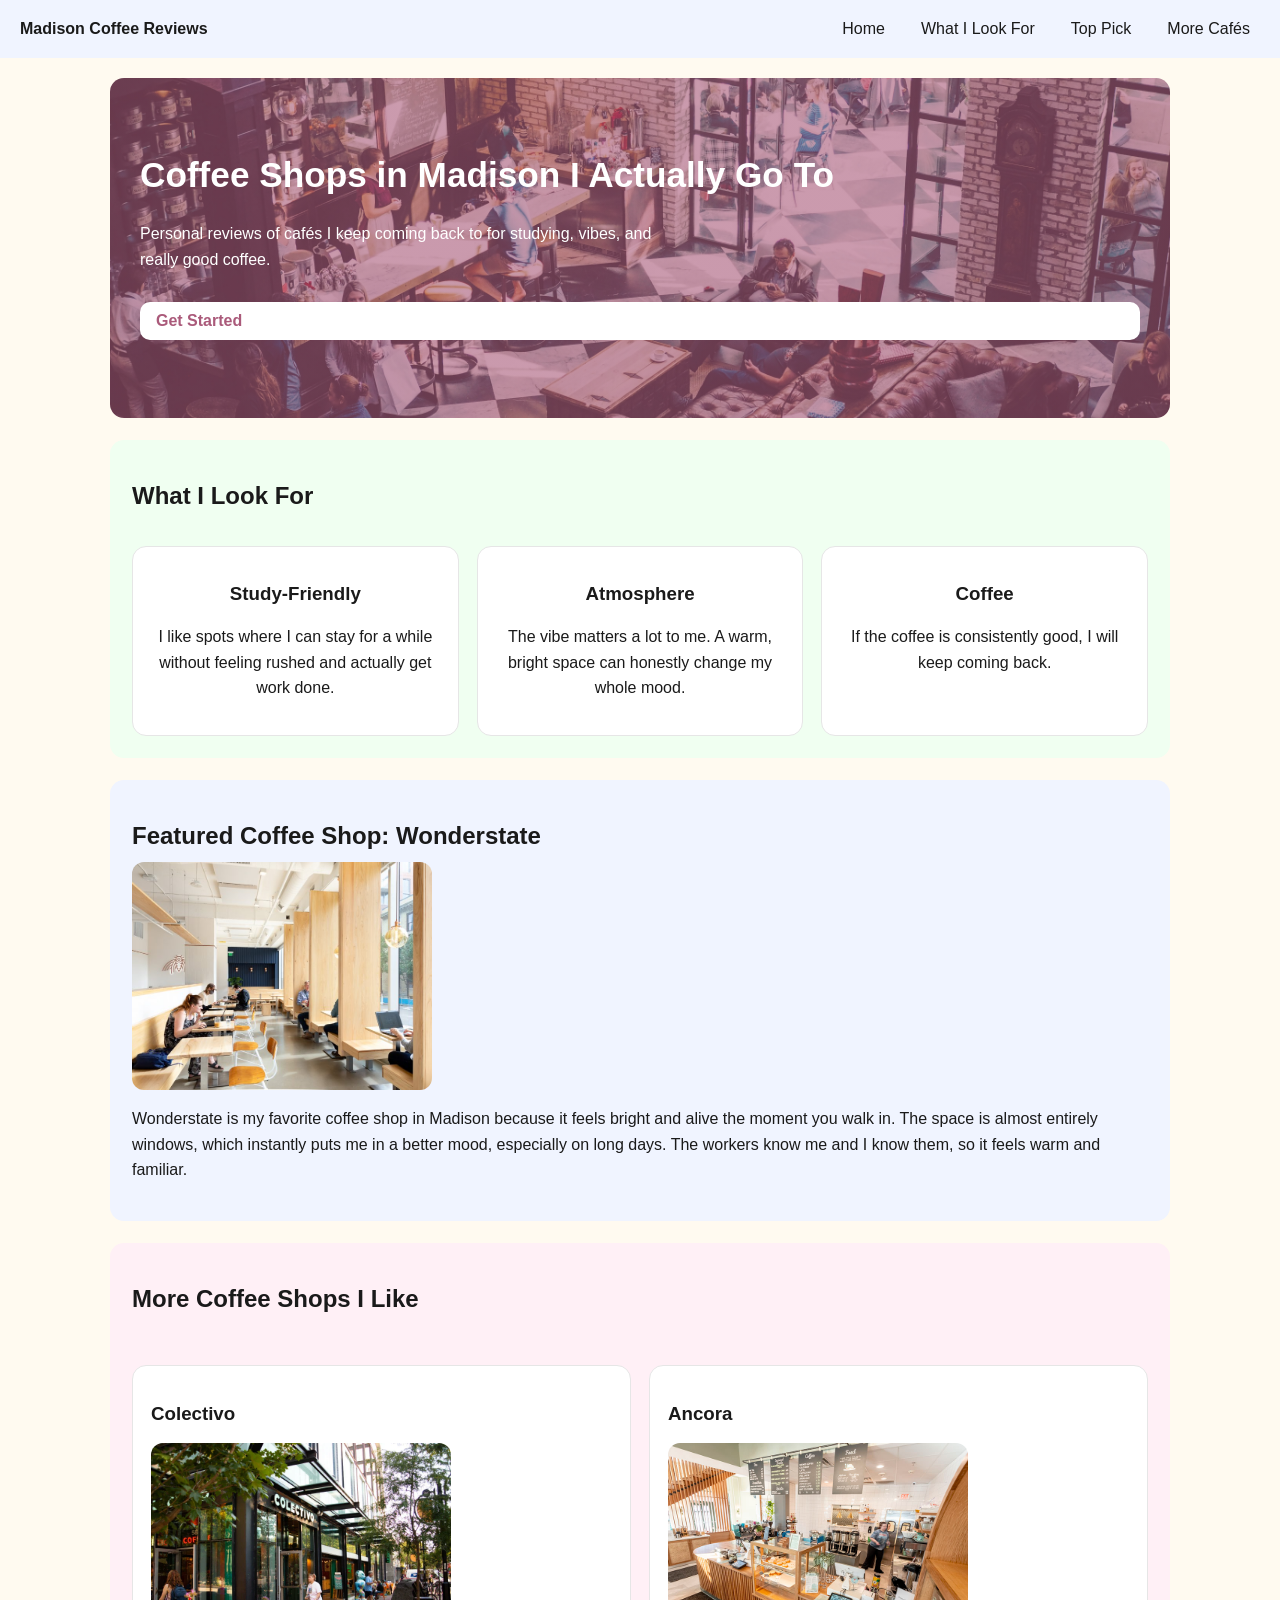
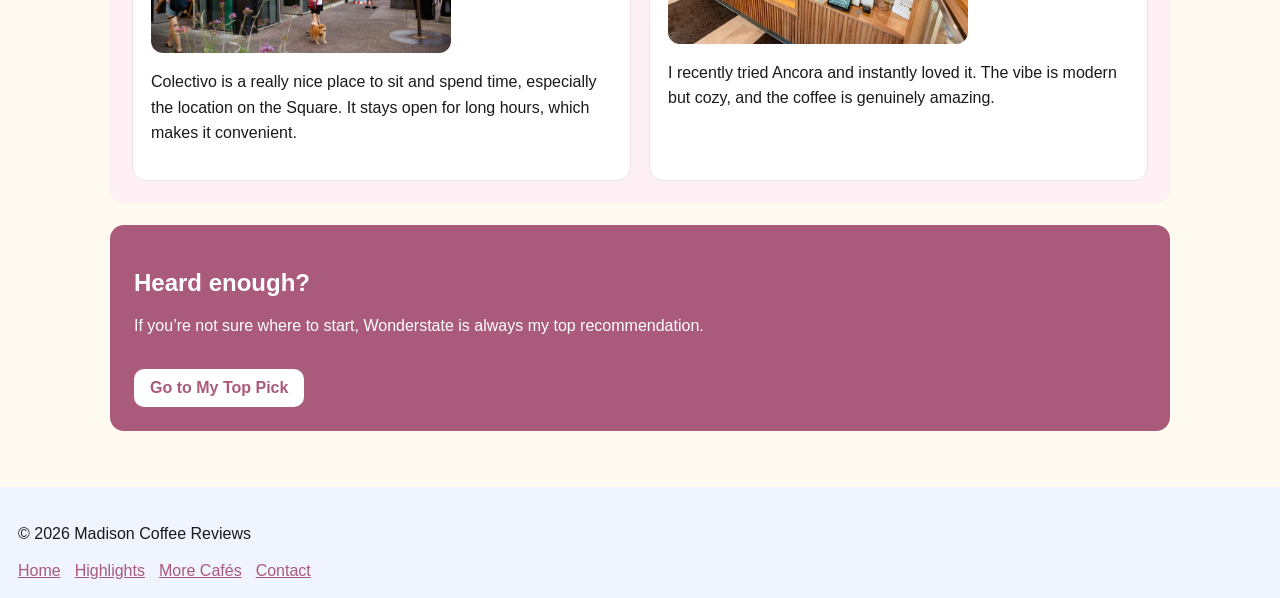
<file: index.html>
<!DOCTYPE html>
<html lang="en">
  <head>
    <meta charset="UTF-8" />
    <meta name="viewport" content="width=device-width, initial-scale=1.0" />
    <title>Madison Coffee Shops – Personal Reviews</title>
    <link rel="stylesheet" href="style.css">
  </head>

  <body>
    <header>
      <p>Madison Coffee Reviews</p>

      <nav>
        <ul>
          <li><a href="#hero">Home</a></li>
          <li><a href="#features">What I Look For</a></li>
          <li><a href="#featured">Top Pick</a></li>
          <li><a href="#more">More Cafés</a></li>
        </ul>
      </nav>
    </header>

    <main>
      <section id="hero">
        <img
          src="images/hero-coffee.jpg"
          alt="A bright coffee shop interior with natural light."
          width="1200"
        />

        <h1>Coffee Shops in Madison I Actually Go To</h1>
        <p>
          Personal reviews of cafés I keep coming back to for studying, vibes,
          and really good coffee.
        </p>
        <a href="#featured">Get Started</a>
      </section>

      <section id="features">
        <h2>What I Look For</h2>

        <div class="features">
          <section class="feature">
            <h3>Study-Friendly</h3>
            <p>
              I like spots where I can stay for a while without feeling rushed
              and actually get work done.
            </p>
          </section>

          <section class="feature">
            <h3>Atmosphere</h3>
            <p>
              The vibe matters a lot to me. A warm, bright space can honestly
              change my whole mood.
            </p>
          </section>

          <section class="feature">
            <h3>Coffee</h3>
            <p>
              If the coffee is consistently good, I will keep coming back.
            </p>
          </section>
        </div>
      </section>

      <section id="featured">
        <h2>Featured Coffee Shop: Wonderstate</h2>

        <img
          src="images/wonderstate-windows.jpg"
          alt="Sunlight filling Wonderstate coffee shop through large windows in Madison."
          width="400"
        />

        <p>
          Wonderstate is my favorite coffee shop in Madison because it feels
          bright and alive the moment you walk in. The space is almost entirely
          windows, which instantly puts me in a better mood, especially on long
          days. The workers know me and I know them, so it feels warm and
          familiar.
        </p>
      </section>

      <section id="more">
        <h2>More Coffee Shops I Like</h2>

        <section>
          <h3>Colectivo</h3>

          <img
            src="images/colectivo.jpg"
            alt="Interior of Colectivo coffee shop near the Madison Square."
            width="400"
          />

          <p>
            Colectivo is a really nice place to sit and spend time, especially
            the location on the Square. It stays open for long hours, which
            makes it convenient.
          </p>
        </section>

        <section>
          <h3>Ancora</h3>

          <img
            src="images/ancora.jpg"
            alt="Modern interior of Ancora coffee shop in Madison."
            width="400"
          />

          <p>
            I recently tried Ancora and instantly loved it. The vibe is modern
            but cozy, and the coffee is genuinely amazing.
          </p>
        </section>
      </section>

      <section id="cta">
        <h2>Heard enough?</h2>
        <p>
          If you’re not sure where to start, Wonderstate is always my top
          recommendation.
        </p>
        <a href="#featured">Go to My Top Pick</a>
      </section>
    </main>

    <footer>
      <p>© 2026 Madison Coffee Reviews</p>

      <ul>
        <li><a href="#hero">Home</a></li>
        <li><a href="#features">Highlights</a></li>
        <li><a href="#more">More Cafés</a></li>
        <li><a href="mailto:alnassir@wisc.edu">Contact</a></li>
      </ul>
    </footer>
  </body>
</html>
</file>
<file: style.css>
:root {
  --blue-light: #F0F4FF;
  --mint-light: #F0FFF1;
  --pink-light: #FFF0F6;
  --cream-light: #FFFAF0;
  --accent: #AA5A7A;
  --text: #1a1a1a;
  --border: #e6e6e6;
}

* {
  box-sizing: border-box;
}

body {
  margin: 0;
  font-family: Arial, sans-serif;
  background: var(--cream-light);
  color: var(--text);
}

/* Header */
header {
  background: var(--blue-light);
  padding: 16px 20px;

  display: flex;
  justify-content: space-between;
  align-items: center;
}

header p {
  margin: 0;
  font-weight: bold;
}

/* Navigation */
nav ul {
  list-style: none;
  margin: 0;
  padding: 0;

  display: flex;
  gap: 16px;
}

nav a {
  text-decoration: none;
  color: var(--text);
  padding: 6px 10px;
  border-radius: 8px;
}

nav a:hover {
  background: var(--pink-light);
}

/* Main container */
main {
  max-width: 1100px;
  margin: 0 auto;
  padding: 0 20px 30px;
}

/* Hero */
#hero {
  margin-top: 20px;
  border-radius: 14px;
  overflow: hidden;

  background-image:
    linear-gradient(rgba(170,90,122,0.6), rgba(170,90,122,0.6)),
    url("images/hero-coffee.jpg");

  background-size: cover;
  background-position: center;

  color: white;
  min-height: 340px;

  display: flex;
  flex-direction: column;
  justify-content: center;

  padding: 30px;
}

#hero img {
  display: none;
}

#hero h1 {
  margin: 0 0 10px;
  font-size: 2.2rem;
}

#hero p {
  max-width: 60ch;
  line-height: 1.6;
}

/* Buttons */
#hero a,
#cta a {
  display: inline-block;
  margin-top: 14px;
  padding: 10px 16px;
  border-radius: 10px;
  text-decoration: none;
  font-weight: bold;
}

#hero a {
  background: white;
  color: var(--accent);
}

#hero a:hover {
  background: var(--pink-light);
}

/* Section spacing */
section {
  margin-top: 22px;
}

h2 {
  margin-bottom: 12px;
}

p {
  line-height: 1.6;
}

/* Features */
#features {
  background: var(--mint-light);
  border-radius: 14px;
  padding: 22px;
}

.features {
  display: flex;
  gap: 18px;
  flex-wrap: wrap;
  margin-top: 14px;
}

.feature {
  flex: 1;
  min-width: 240px;
  background: white;
  border: 1px solid var(--border);
  border-radius: 14px;
  padding: 18px;
  text-align: center;
}

/* Featured + More */
#featured {
  background: var(--blue-light);
  border-radius: 14px;
  padding: 22px;
}

#more {
  background: var(--pink-light);
  border-radius: 14px;
  padding: 22px;

  display: flex;
  gap: 18px;
  flex-wrap: wrap;
}

#more > h2 {
  flex-basis: 100%;
}

#more > section {
  flex: 1;
  min-width: 280px;
  background: white;
  border: 1px solid var(--border);
  border-radius: 14px;
  padding: 18px;
}

/* Image sizing (non-hero) */
#featured img,
#more img {
  width: 100%;
  max-width: 300px;
  height: auto;
  display: block;
  margin: 10px 0 12px;
  border-radius: 12px;
}

/* CTA */
#cta {
  background: var(--accent);
  color: white;
  border-radius: 14px;
  padding: 24px;
}

#cta a {
  background: white;
  color: var(--accent);
}

#cta a:hover {
  background: var(--pink-light);
}

/* Footer */
footer {
  background: var(--blue-light);
  padding: 18px;
  margin-top: 26px;
}

footer ul {
  list-style: none;
  padding: 0;
  margin: 10px 0 0;

  display: flex;
  gap: 14px;
}

footer a {
  color: var(--accent);
  text-decoration: underline;
}

/* Mobile */
@media (max-width: 700px) {
  header {
    flex-direction: column;
    align-items: flex-start;
  }

  #hero {
    min-height: 280px;
  }

  #featured img,
  #more img {
    max-width: 100%;
  }
}
</file>
